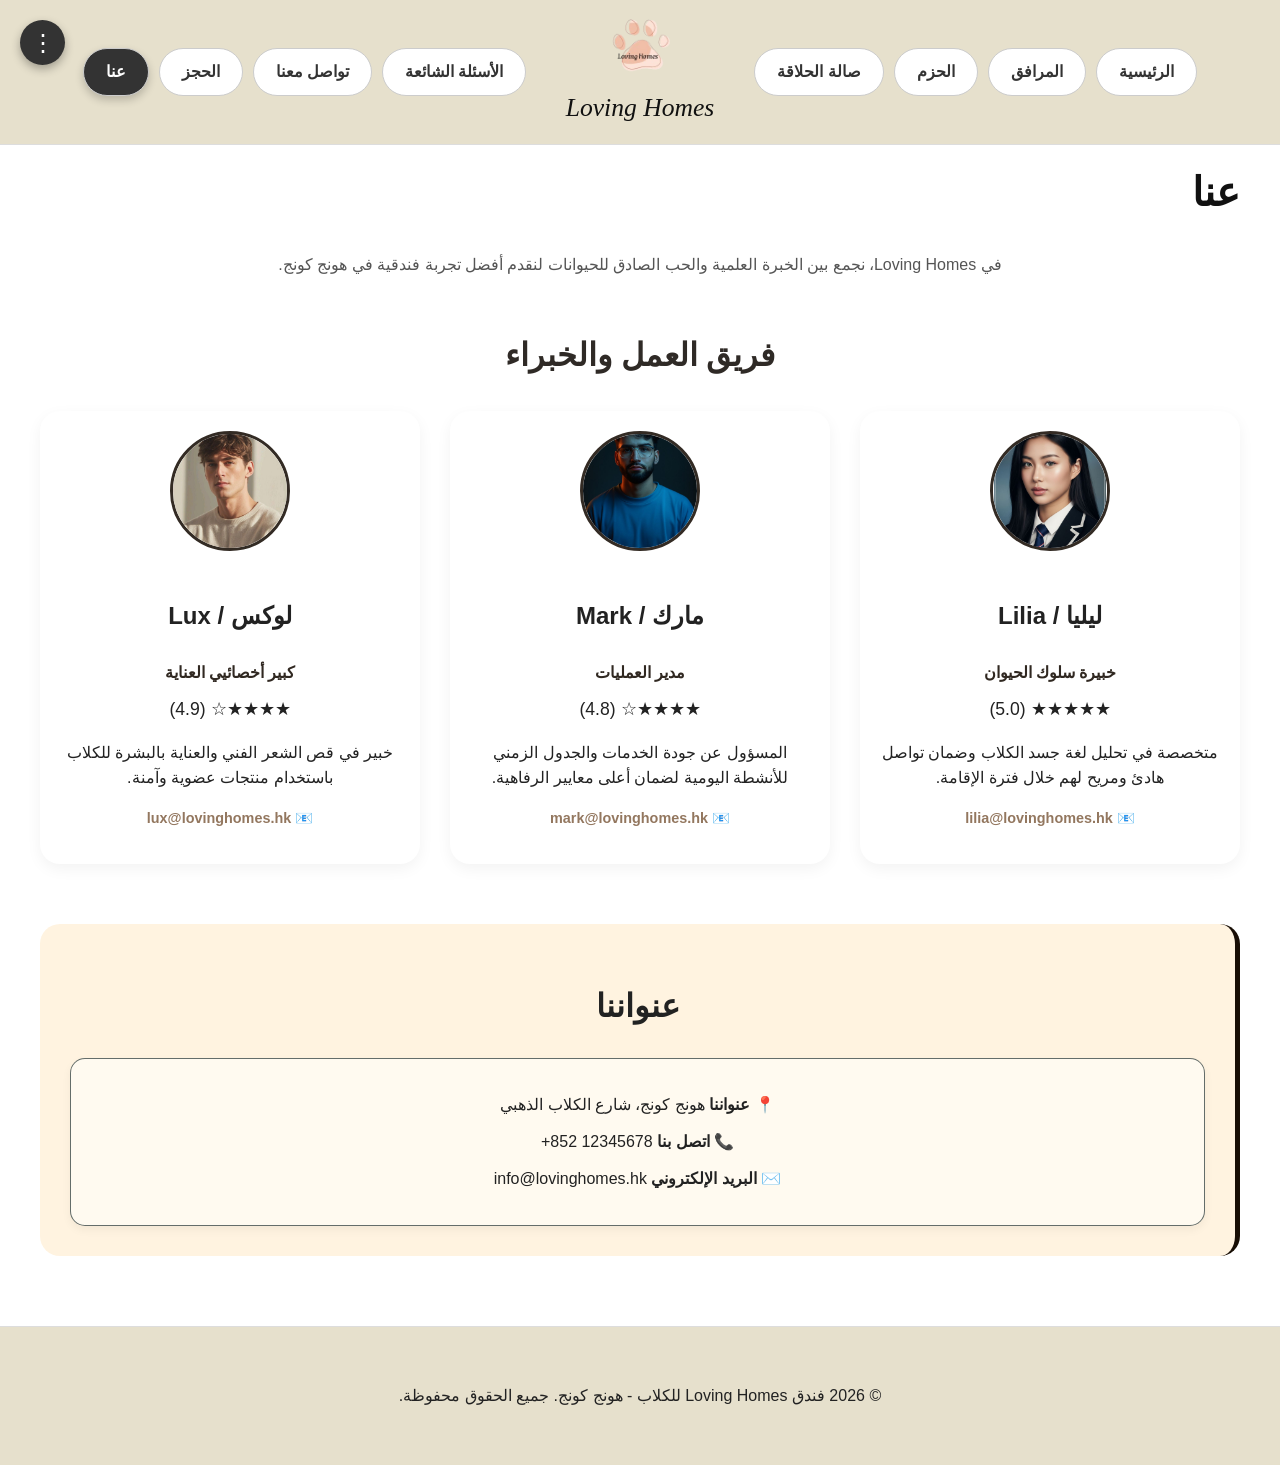
<file: about.html>
<!DOCTYPE html>
<html lang="ar" dir="rtl">
<head>
    <meta charset="UTF-8">
    <meta name="viewport" content="width=device-width, initial-scale=1.0">
    <title>Loving Homes - عنا</title>
    <link rel="stylesheet" href="style.css">
    <link rel="icon" type="image/png" href="../صور/logo.png">
</head>
<body>

    <div class="settings-menu">
        <button class="settings-btn" title="Settings">⋮</button>
        <div class="settings-content">
            <button onclick="switchLang()" id="langBtn">English</button>
            <hr>
            <button onclick="changeZoom('plus')">A+</button>
            <button onclick="changeZoom('minus')">A-</button>
        </div>
    </div>

    <header>
        <nav class="navbar">
            <div class="nav-group">
                <a href="index.html" class="nav-btn" data-key="nav_home">الرئيسية</a>
                <a href="facililtes.html" class="nav-btn" data-key="nav_fac">المرافق</a>
                <a href="packages.html" class="nav-btn" data-key="nav_pack">الحزم</a>
                <a href="grooming.html" class="nav-btn" data-key="nav_groom">صالة الحلاقة</a>
            </div>
            <div class="logo-container">
                <img src="../صور/logo.png" alt="Logo" class="logo-img">
                <div class="logo-text">Loving Homes</div>
            </div>
            <div class="nav-group">
                <a href="faq.html" class="nav-btn" data-key="nav_faq">الأسئلة الشائعة</a>
                <a href="contact.html" class="nav-btn" data-key="nav_contact">تواصل معنا</a>
                <a href="booking.html" class="nav-btn" data-key="nav_booking">الحجز</a>
                <a href="about.html" class="nav-btn active" data-key="nav_about">عنا</a>
            </div>
        </nav>
    </header>

    <main class="container">
        <h1 class="page-title" data-key="nav_about">من نحن</h1>
        
        <section class="about-intro">
            <p data-key="about_desc">في Loving Homes، نجمع بين الخبرة العلمية والحب الصادق للحيوانات لنقدم أفضل تجربة فندقية في هونج كونج.</p>
        </section>

        <h2 class="section-subtitle" data-key="team_title">فريق العمل والخبراء</h2>
        <div class="team-grid">
            
            <div class="team-card">
                <div class="team-img-wrapper">
                   <img src="../صور/ليليا.jpg" alt="Lux">
                </div>
                <h3>ليليا / Lilia</h3>
                <p class="role" data-key="role_lilia">خبيرة سلوك الحيوان</p>
                <div class="rating">★★★★★ (5.0)</div>
                <div class="work-desc">
                    <p data-key="bio_lilia">متخصصة في تحليل لغة جسد الكلاب وضمان تواصل هادئ ومريح لهم خلال فترة الإقامة.</p>
                    <p class="team-email">📧 lilia@lovinghomes.hk</p>
                </div>
            </div>

            <div class="team-card">
                <div class="team-img-wrapper">
                   <img src="../صور/مارك.jpg" alt="Lux">
                </div>
                <h3>مارك / Mark</h3>
                <p class="role" data-key="role_mark">مدير العمليات</p>
                <div class="rating">★★★★☆ (4.8)</div>
                <div class="work-desc">
                    <p data-key="bio_mark">المسؤول عن جودة الخدمات والجدول الزمني للأنشطة اليومية لضمان أعلى معايير الرفاهية.</p>
                    <p class="team-email">📧 mark@lovinghomes.hk</p>
                </div>
            </div>

            <div class="team-card">
                <div class="team-img-wrapper">
                    <img src="../صور/لوكس.jpg" alt="Lux">
                </div>
                <h3>لوكس / Lux</h3>
                <p class="role" data-key="role_lux">كبير أخصائيي العناية</p>
                <div class="rating">★★★★☆ (4.9)</div>
                <div class="work-desc">
                    <p data-key="bio_lux">خبير في قص الشعر الفني والعناية بالبشرة للكلاب باستخدام منتجات عضوية وآمنة.</p>
                    <p class="team-email">📧 lux@lovinghomes.hk</p>
                </div>
            </div>

        </div>

        <section class="quick-contact">
    <h2 data-key="con_address_t">معلومات التواصل والموقع</h2>
    <div class="contact-box-v2">
        <p>📍 <strong data-key="con_address_t">العنوان:</strong> <span data-key="con_address_p">هونج كونج، شارع الكلاب الذهبي</span></p>
        <p>📞 <strong data-key="con_phone_t">الهاتف:</strong> <span dir="ltr">+852 12345678</span></p>
        <p>✉️ <strong data-key="con_email_t">البريد العام:</strong> <span dir="ltr">info@lovinghomes.hk</span></p>
    </div>
</section>

<div id="toastNotification" class="toast">
    <div class="toast-content">
        <span class="toast-icon">✅</span>
        <div class="toast-text">
            <strong id="toastTitle"></strong>
            <p id="toastBody"></p>
        </div>
    </div>
</div>
    </main>

    <footer class="footer-centered">
        <p data-key="footer_text">© 2026 Loving Homes Dog Hotel - Hong Kong.</p>
    </footer>

    <script src="script.js"></script>
</body>
</html>
</file>
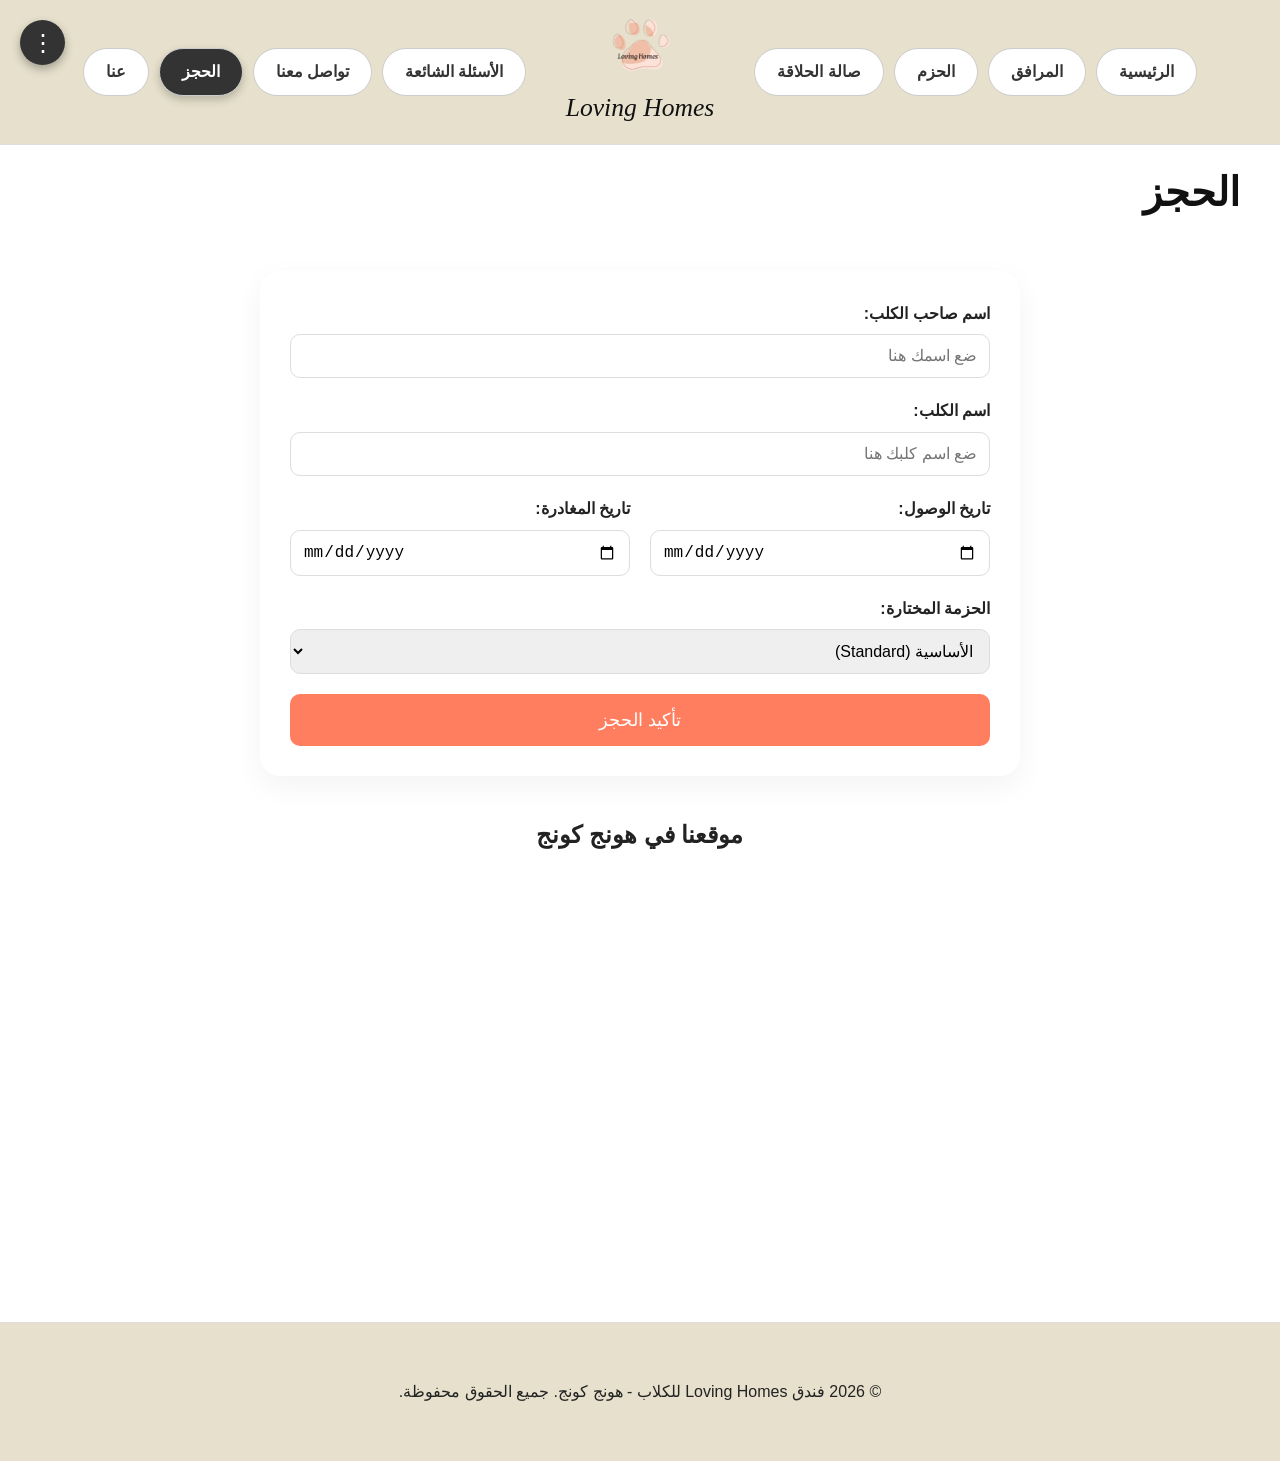
<file: booking.html>
<!DOCTYPE html>
<html lang="ar" dir="rtl">
<head>
    <meta charset="UTF-8">
    <meta name="viewport" content="width=device-width, initial-scale=1.0">
    <title>Loving Homes - الحجز</title>
    <link rel="stylesheet" href="style.css">
    <link rel="icon" type="image/png" href="../صور/logo.png">
</head>
<body>

    <div id="toastNotification" class="toast">
        <div class="toast-content">
            <span class="toast-icon">✅</span>
            <div class="toast-text">
                <strong data-key="toast_title">تم استلام طلبك!</strong>
                <p data-key="toast_desc">سنتواصل معك قريباً لتأكيد الحجز.</p>
            </div>
        </div>
    </div>

    <div class="settings-menu">
        <button class="settings-btn" title="Settings">⋮</button>
        <div class="settings-content">
            <button onclick="switchLang()" id="langBtn">English</button>
            <hr>
            <button onclick="changeZoom('plus')">A+</button>
            <button onclick="changeZoom('minus')">A-</button>
        </div>
    </div>

    <header>
        <nav class="navbar">
            <div class="nav-group">
                <a href="index.html" class="nav-btn" data-key="nav_home">الرئيسية</a>
                <a href="facililtes.html" class="nav-btn" data-key="nav_fac">المرافق</a>
                <a href="packages.html" class="nav-btn" data-key="nav_pack">الحزم</a>
                <a href="grooming.html" class="nav-btn" data-key="nav_groom">صالة الحلاقة</a>
            </div>
            <div class="logo-container">
                <img src="../صور/logo.png" alt="Logo" class="logo-img">
                <div class="logo-text">Loving Homes</div>
            </div>
            <div class="nav-group">
                <a href="faq.html" class="nav-btn" data-key="nav_faq">الأسئلة الشائعة</a>
                <a href="contact.html" class="nav-btn" data-key="nav_contact">تواصل معنا</a>
                <a href="booking.html" class="nav-btn active" data-key="nav_booking">الحجز</a>
                <a href="about.html" class="nav-btn" data-key="nav_about">عنا</a>
            </div>
        </nav>
    </header>

    <main class="container">
        <h1 class="page-title" data-key="nav_booking">احجز إقامة أليفك</h1>
        
        <div class="booking-container">
            <form id="bookingForm" class="booking-form">
                <div class="form-group">
                    <label data-key="book_owner">اسم صاحب الكلب:</label>
                    <input type="text" id="ownerName" required placeholder="ضع اسمك هنا">
                </div>
                <div class="form-group">
                    <label data-key="book_dog">اسم الكلب:</label>
                    <input type="text" id="dogName" required placeholder="ضع اسم كلبك هنا">
                </div>
                <div class="form-row">
                    <div class="form-group">
                        <label data-key="book_in">تاريخ الوصول:</label>
                        <input type="date" id="checkIn" required>
                    </div>
                    <div class="form-group">
                        <label data-key="book_out">تاريخ المغادرة:</label>
                        <input type="date" id="checkOut" required>
                    </div>
                </div>
                <div class="form-group">
                    <label data-key="book_package">الحزمة المختارة:</label>
                    <select id="packageType">
                        <option value="standard" data-key="opt_standard">الأساسية (Standard)</option>
                        <option value="vip" data-key="opt_vip">المميزة (VIP)</option>
                        <option value="deluxe" data-key="opt_deluxe">الفاخرة (Deluxe)</option>
                    </select>
                </div>
                <button type="submit" class="submit-btn" data-key="book_confirm">تأكيد الحجز</button>
            </form>

            <div class="map-section">
                <h3 data-key="map_title">موقعنا في هونج كونج</h3>
                <iframe src="https://www.google.com/maps/embed?pb=!1m18!1m12!1m3!1d59063.15589620584!2d114.1293345155944!3d22.29895246733671!2m3!1f0!2f0!3f0!3m2!1i1024!2i768!4f13.1!3m3!1m2!1s0x3403fef07907f6f3%3A0xc3924f358604724a!2zSG9uZyBLb25n!5e0!3m2!1sen!2shk!4v1700000000000!5m2!1sen!2shk" 
                        width="100%" height="350" style="border:0; border-radius: 15px;" allowfullscreen="" loading="lazy"></iframe>
            </div>
        </div>
    </main>

    <audio id="successSound" src="../صوت/notification.mp3" preload="auto"></audio>

    <footer class="footer-centered">
        <p data-key="footer_text">© 2026 Loving Homes Dog Hotel - Hong Kong.</p>
    </footer>

    <script src="script.js"></script>
</body>
</html>
</file>
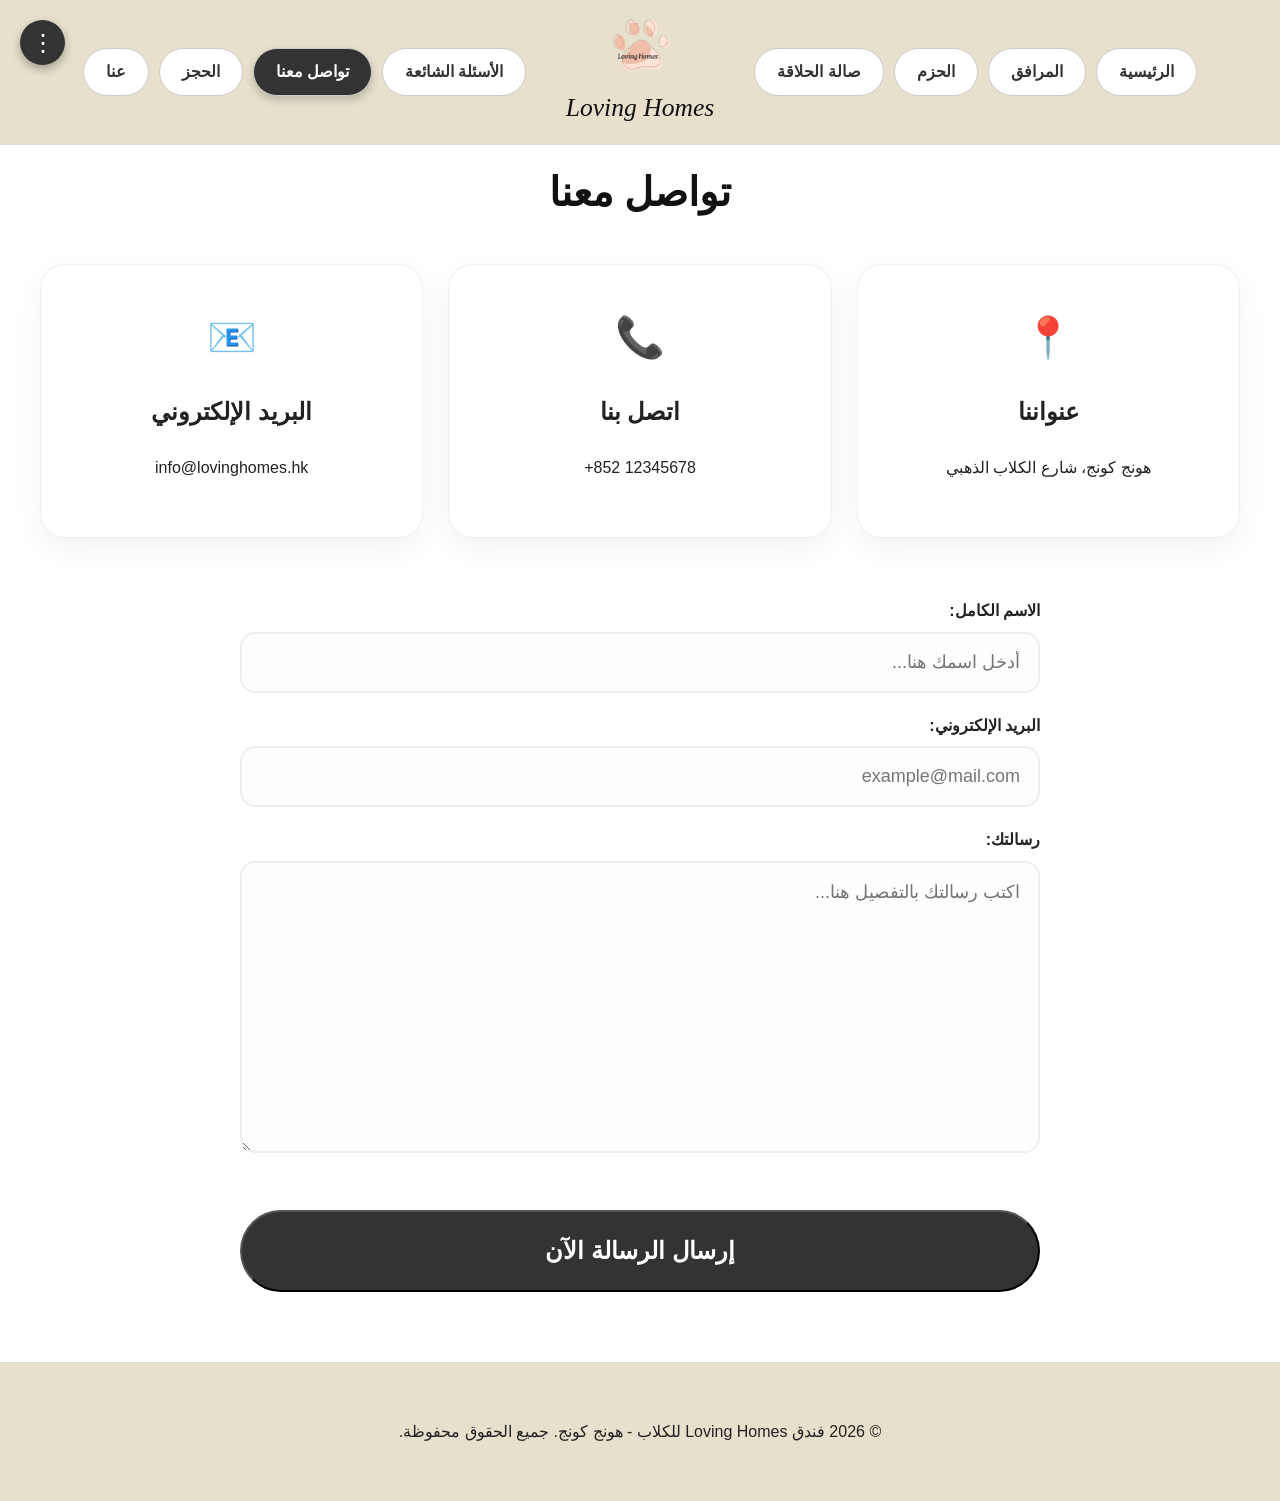
<file: contact.html>
<!DOCTYPE html>
<html lang="ar" dir="rtl">
<head>
    <meta charset="UTF-8">
    <meta name="viewport" content="width=device-width, initial-scale=1.0">
    <title>Loving Homes - تواصل معنا</title>
    <link rel="stylesheet" href="style.css">
    <link rel="icon" type="image/png" href="../صور/logo.png">
</head>
<body>

    <div class="settings-menu">
        <button class="settings-btn" title="Settings">⋮</button>
        <div class="settings-content">
            <button onclick="switchLang()" id="langBtn">English</button>
            <hr>
            <button onclick="changeZoom('plus')">A+</button>
            <button onclick="changeZoom('minus')">A-</button>
        </div>
    </div>

    <header>
        <nav class="navbar">
            <div class="nav-group">
                <a href="index.html" class="nav-btn" data-key="nav_home">الرئيسية</a>
                <a href="facililtes.html" class="nav-btn" data-key="nav_fac">المرافق</a>
                <a href="packages.html" class="nav-btn" data-key="nav_pack">الحزم</a>
                <a href="grooming.html" class="nav-btn" data-key="nav_groom">صالة الحلاقة</a>
            </div>
            <div class="logo-container">
                <img src="../صور/logo.png" alt="Logo" class="logo-img">
                <div class="logo-text">Loving Homes</div>
            </div>
            <div class="nav-group">
                <a href="faq.html" class="nav-btn" data-key="nav_faq">الأسئلة الشائعة</a>
                <a href="contact.html" class="nav-btn active" data-key="nav_contact">تواصل معنا</a>
                <a href="booking.html" class="nav-btn" data-key="nav_booking">الحجز</a>
                <a href="about.html" class="nav-btn" data-key="nav_about">عنا</a>
            </div>
        </nav>
    </header>

   <main class="container">
    <h1 class="page-title" data-key="nav_contact" style="text-align: center; margin-bottom: 40px;">تواصل معنا</h1>
    
    <div class="contact-info-grid">
        <div class="info-card-box">
            <span class="icon">📍</span>
            <h3 data-key="con_address_t">عنواننا</h3>
            <p data-key="con_address_p">هونج كونج، شارع الكلاب الذهبي</p>
        </div>
        <div class="info-card-box">
            <span class="icon">📞</span>
            <h3 data-key="con_phone_t">اتصل بنا</h3>
            <p dir="ltr">+852 12345678</p>
        </div>
        <div class="info-card-box">
            <span class="icon">📧</span>
            <h3 data-key="con_email_t">البريد الإلكتروني</h3>
            <p>info@lovinghomes.hk</p>
        </div>
    </div>

    <div class="form-container">
        <form id="contactForm" class="styled-form">
            <div class="form-group">
                <label data-key="con_label_name">الاسم الكامل:</label>
                <input type="text" id="con_name" class="extra-large-input" placeholder="أدخل اسمك هنا..." required>
            </div>
            <div class="form-group">
                <label data-key="con_label_email">البريد الإلكتروني:</label>
                <input type="email" id="con_email" class="extra-large-input" placeholder="example@mail.com" required>
            </div>
            <div class="form-group">
                <label data-key="con_label_msg">رسالتك:</label>
                <textarea id="con_message" class="extra-large-input" rows="12" placeholder="اكتب رسالتك بالتفصيل هنا... نحن بانتظارك!" required></textarea>
            </div>
            <button type="submit" class="booking-btn submit-btn-giant" data-key="con_send">إرسال الرسالة الآن</button>
        </form>
    </div>
</main>

    <div id="toastNotification" class="toast">
        <div class="toast-content">
            <span class="toast-icon">✔️</span>
            <div class="toast-text">
                <strong data-key="toast_con_title">تم الإرسال!</strong>
                <p data-key="toast_con_desc">شكراً لتواصلك معنا، سنرد عليك قريباً.</p>
            </div>
        </div>
    </div>

    <audio id="successSound" src="../صوت/the-sound-of-a-bell-with-the-correct-answer-bell.mp3"></audio>

    <footer class="footer-centered">
        <p data-key="footer_text">© 2026 Loving Homes Dog Hotel - Hong Kong.</p>
    </footer>

   <script src="script.js"></script>
</body>
</html>
</file>
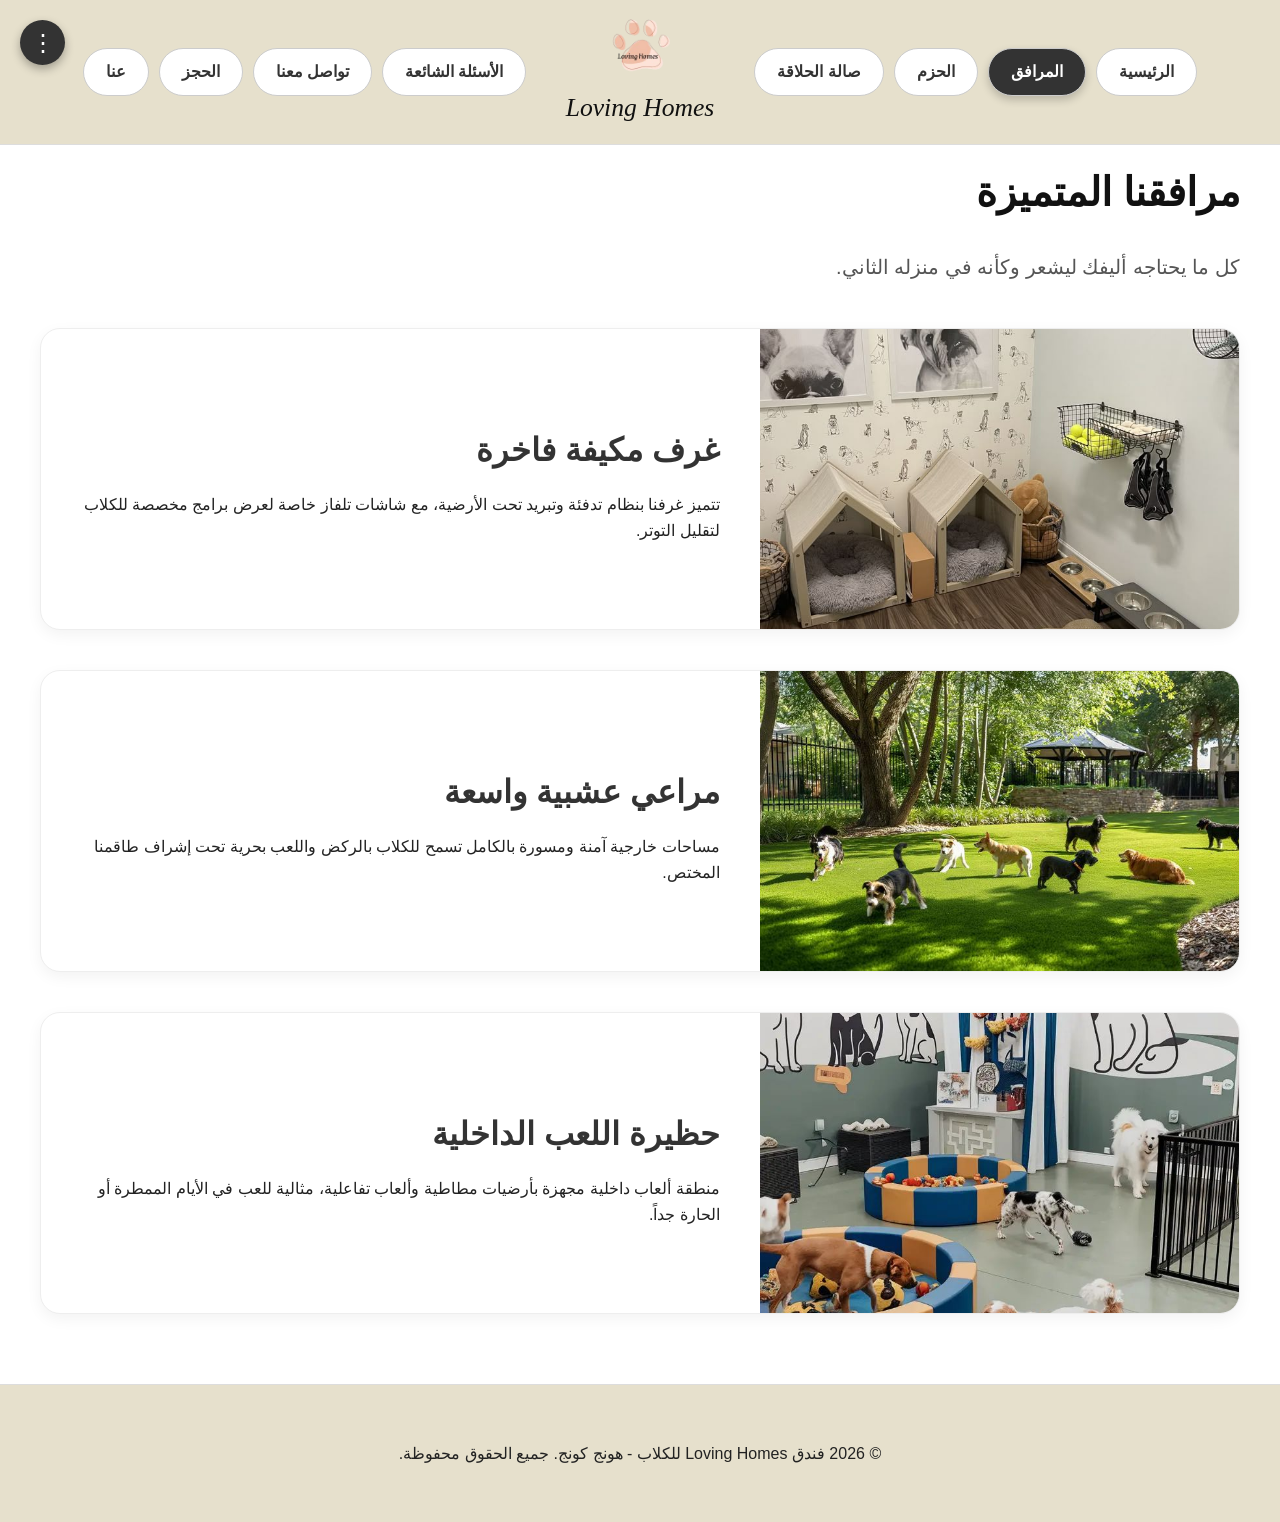
<file: facililtes.html>
<!DOCTYPE html>
<html lang="ar" dir="rtl">
<head>
    <meta charset="UTF-8">
    <meta name="viewport" content="width=device-width, initial-scale=1.0">
    <title>Loving Homes - المرافق</title>
    <link rel="stylesheet" href="style.css">
    <link rel="icon" type="image/png" href="../صور/logo.png">
</head>
<body>

    <div class="settings-menu">
        <button class="settings-btn" title="Settings">⋮</button>
        <div class="settings-content">
            <button onclick="switchLang()" id="langBtn">English</button>
            <hr>
            <button onclick="changeZoom('plus')">A+</button>
            <button onclick="changeZoom('minus')">A-</button>
        </div>
    </div>

    <header>
        <nav class="navbar">
            <div class="nav-group">
                <a href="index.html" class="nav-btn" data-key="nav_home">الرئيسية</a>
                <a href="facililtes.html" class="nav-btn active" data-key="nav_fac">المرافق</a>
                <a href="packages.html" class="nav-btn" data-key="nav_pack">الحزم</a>
                <a href="grooming.html" class="nav-btn" data-key="nav_groom">صالة الحلاقة</a>
            </div>

            <div class="logo-container">
                <img src="../صور/logo.png" alt="Loving Homes Logo" class="logo-img">
                <div class="logo-text">Loving Homes</div>
            </div>

            <div class="nav-group">
                <a href="faq.html" class="nav-btn" data-key="nav_faq">الأسئلة الشائعة</a>
                <a href="contact.html" class="nav-btn" data-key="nav_contact">تواصل معنا</a>
                <a href="booking.html" class="nav-btn" data-key="nav_booking">الحجز</a>
                <a href="about.html" class="nav-btn" data-key="nav_about">عنا</a>
            </div>
        </nav>
    </header>

    <main class="container">
        <h1 class="page-title" data-key="fac_title">مرافقنا المتميزة</h1>
        <p class="sub-text" data-key="fac_subtitle">كل ما يحتاجه أليفك ليشعر وكأنه في منزله الثاني.</p>

        <div class="facilities-grid">
            <div class="facility-item">
                <img src="../صور/غرف.jpg" alt="غرف الكلاب" class="facility-img">
                <div class="facility-info">
                    <h2 data-key="fac_rooms_h">غرف مكيفة فاخرة</h2>
                    <p data-key="fac_rooms_p">تتميز غرفنا بنظام تدفئة وتبريد تحت الأرضية، مع شاشات تلفاز خاصة لعرض برامج مخصصة للكلاب لتقليل التوتر.</p>
                </div>
            </div>

            <div class="facility-item">
                <img src="../صور/ملاعب.jpg" alt="المراعي الخضراء" class="facility-img">
                <div class="facility-info">
                    <h2 data-key="fac_grass_h">مراعي عشبية واسعة</h2>
                    <p data-key="fac_grass_p">مساحات خارجية آمنة ومسورة بالكامل تسمح للكلاب بالركض واللعب بحرية تحت إشراف طاقمنا المختص.</p>
                </div>
            </div>

            <div class="facility-item">
                <img src="../صور/منطقه اللعب.jpg" alt="منطقة اللعب" class="facility-img">
                <div class="facility-info">
                    <h2 data-key="fac_play_h">حظيرة اللعب الداخلية</h2>
                    <p data-key="fac_play_p">منطقة ألعاب داخلية مجهزة بأرضيات مطاطية وألعاب تفاعلية، مثالية للعب في الأيام الممطرة أو الحارة جداً.</p>
                </div>
            </div>
        </div>
    </main>

    <footer class="footer-centered">
        <p data-key="footer_text">© 2026 فندق Loving Homes للكلاب - هونج كونج. جميع الحقوق محفوظة.</p>
    </footer>

    <script src="script.js"></script>
</body>
</html>
</file>
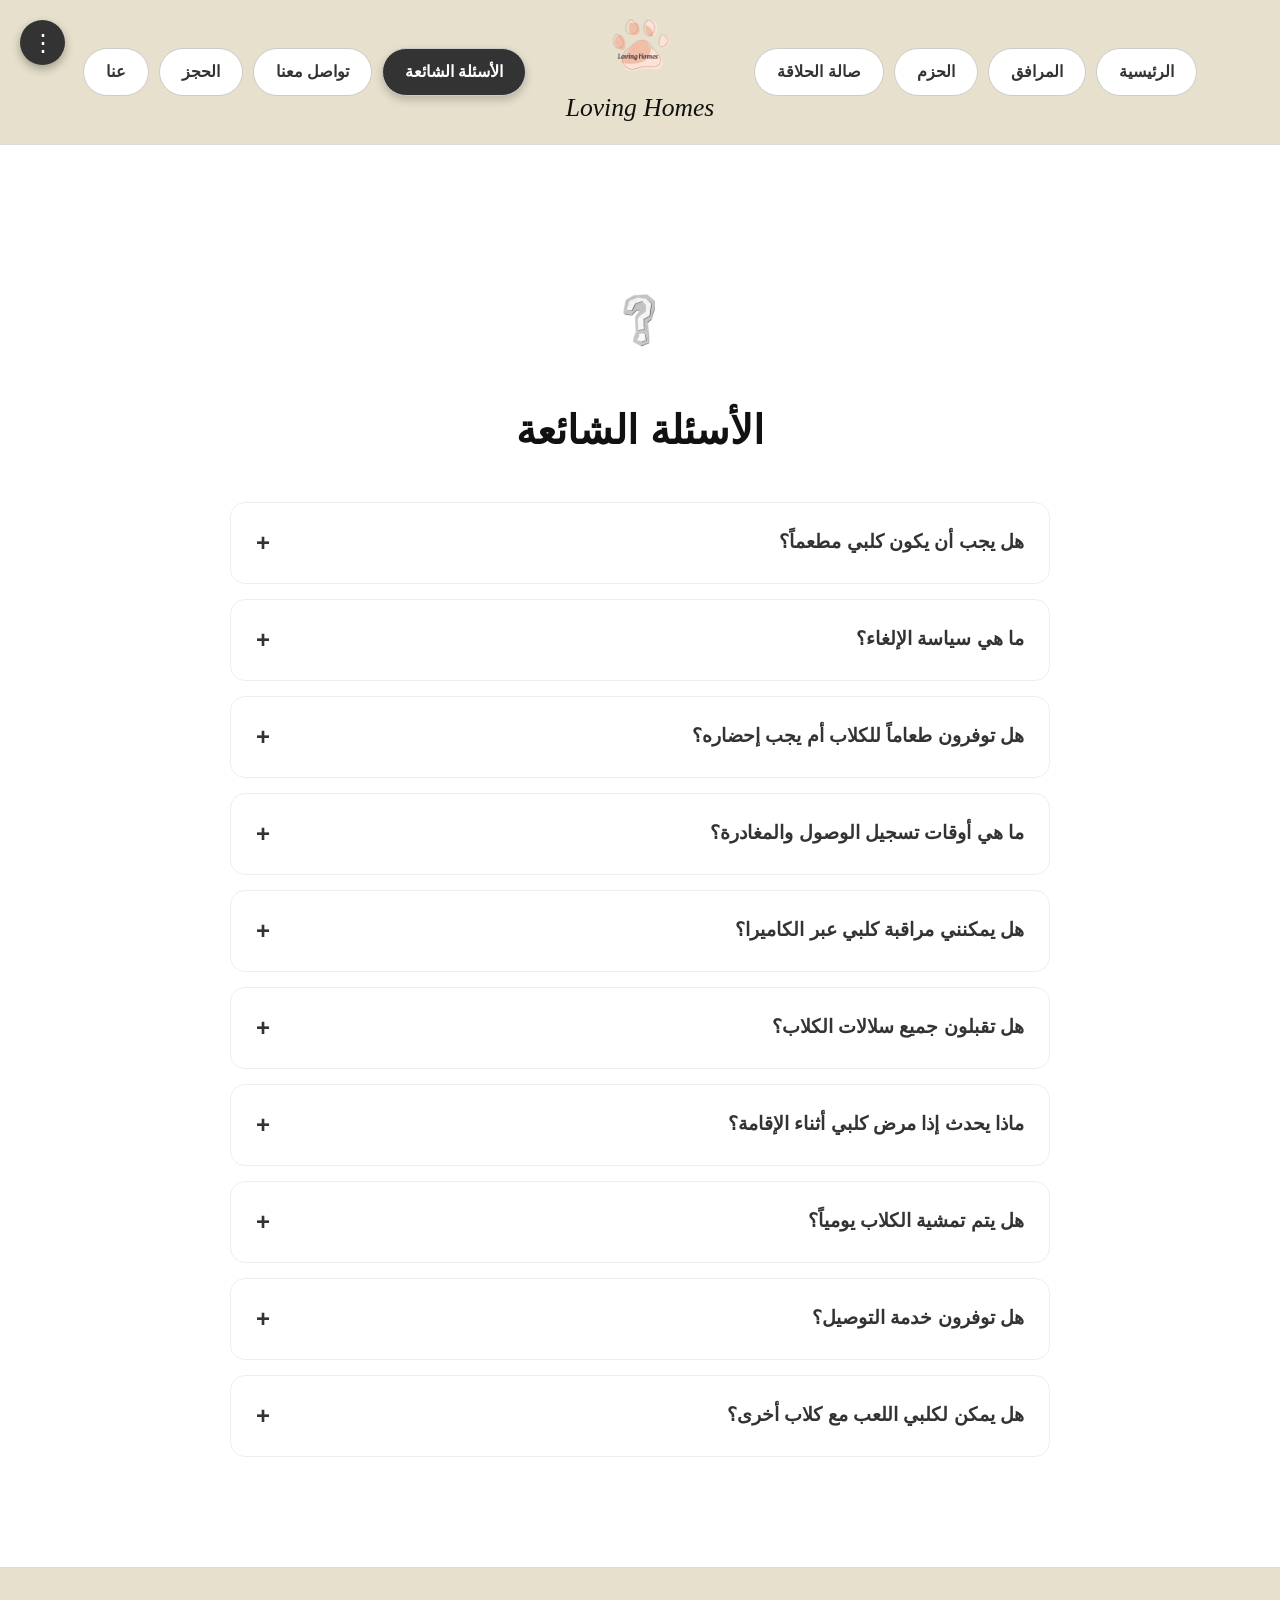
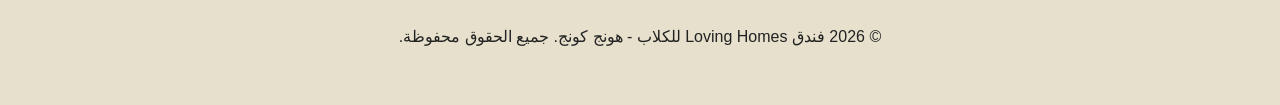
<file: faq.html>
<!DOCTYPE html>
<html lang="ar" dir="rtl">
<head>
    <meta charset="UTF-8">
    <meta name="viewport" content="width=device-width, initial-scale=1.0">
    <title>Loving Homes - الأسئلة الشائعة</title>
    <link rel="stylesheet" href="style.css">
    <link rel="icon" type="image/png" href="../صور/logo.png">
</head>
<body>

    <div class="settings-menu">
        <button class="settings-btn">⋮</button>
        <div class="settings-content">
            <button onclick="switchLang()" id="langBtn">English</button>
            <hr>
            <button onclick="changeZoom('plus')">A+</button>
            <button onclick="changeZoom('minus')">A-</button>
        </div>
    </div>

    <header>
        <nav class="navbar">
            <div class="nav-group">
                <a href="index.html" class="nav-btn" data-key="nav_home">الرئيسية</a>
                <a href="facililtes.html" class="nav-btn" data-key="nav_fac">المرافق</a>
                <a href="packages.html" class="nav-btn" data-key="nav_pack">الحزم</a>
                <a href="grooming.html" class="nav-btn" data-key="nav_groom">صالة الحلاقة</a>
            </div>
            <div class="logo-container">
                <img src="../صور/logo.png" alt="Logo" class="logo-img">
                <div class="logo-text">Loving Homes</div>
            </div>
            <div class="nav-group">
                <a href="faq.html" class="nav-btn active" data-key="nav_faq">الأسئلة الشائعة</a>
                <a href="contact.html" class="nav-btn" data-key="nav_contact">تواصل معنا</a>
                <a href="booking.html" class="nav-btn" data-key="nav_booking">الحجز</a>
                <a href="about.html" class="nav-btn" data-key="nav_about">عنا</a>
            </div>
        </nav>
    </header>

 <main class="container faq-page-content" style="margin-top: 130px !important; display: block; clear: both;">
    
    <div class="faq-top-img" style="text-align: center; margin-bottom: 20px;">
        <img src="../صور/download__14_-removebg-preview.png" alt="Loving Homes" style="width: 100px; height: auto;">
    </div>

    <h1 class="page-title" data-key="nav_faq" style="text-align: center;">الأسئلة الشائعة</h1>
    
    <div class="faq-container" id="faq-list"></div>
</main>

    <footer class="footer-centered">
        <p data-key="footer_text"></p>
    </footer>

    <script src="script.js"></script>
</body>
</html>
</file>
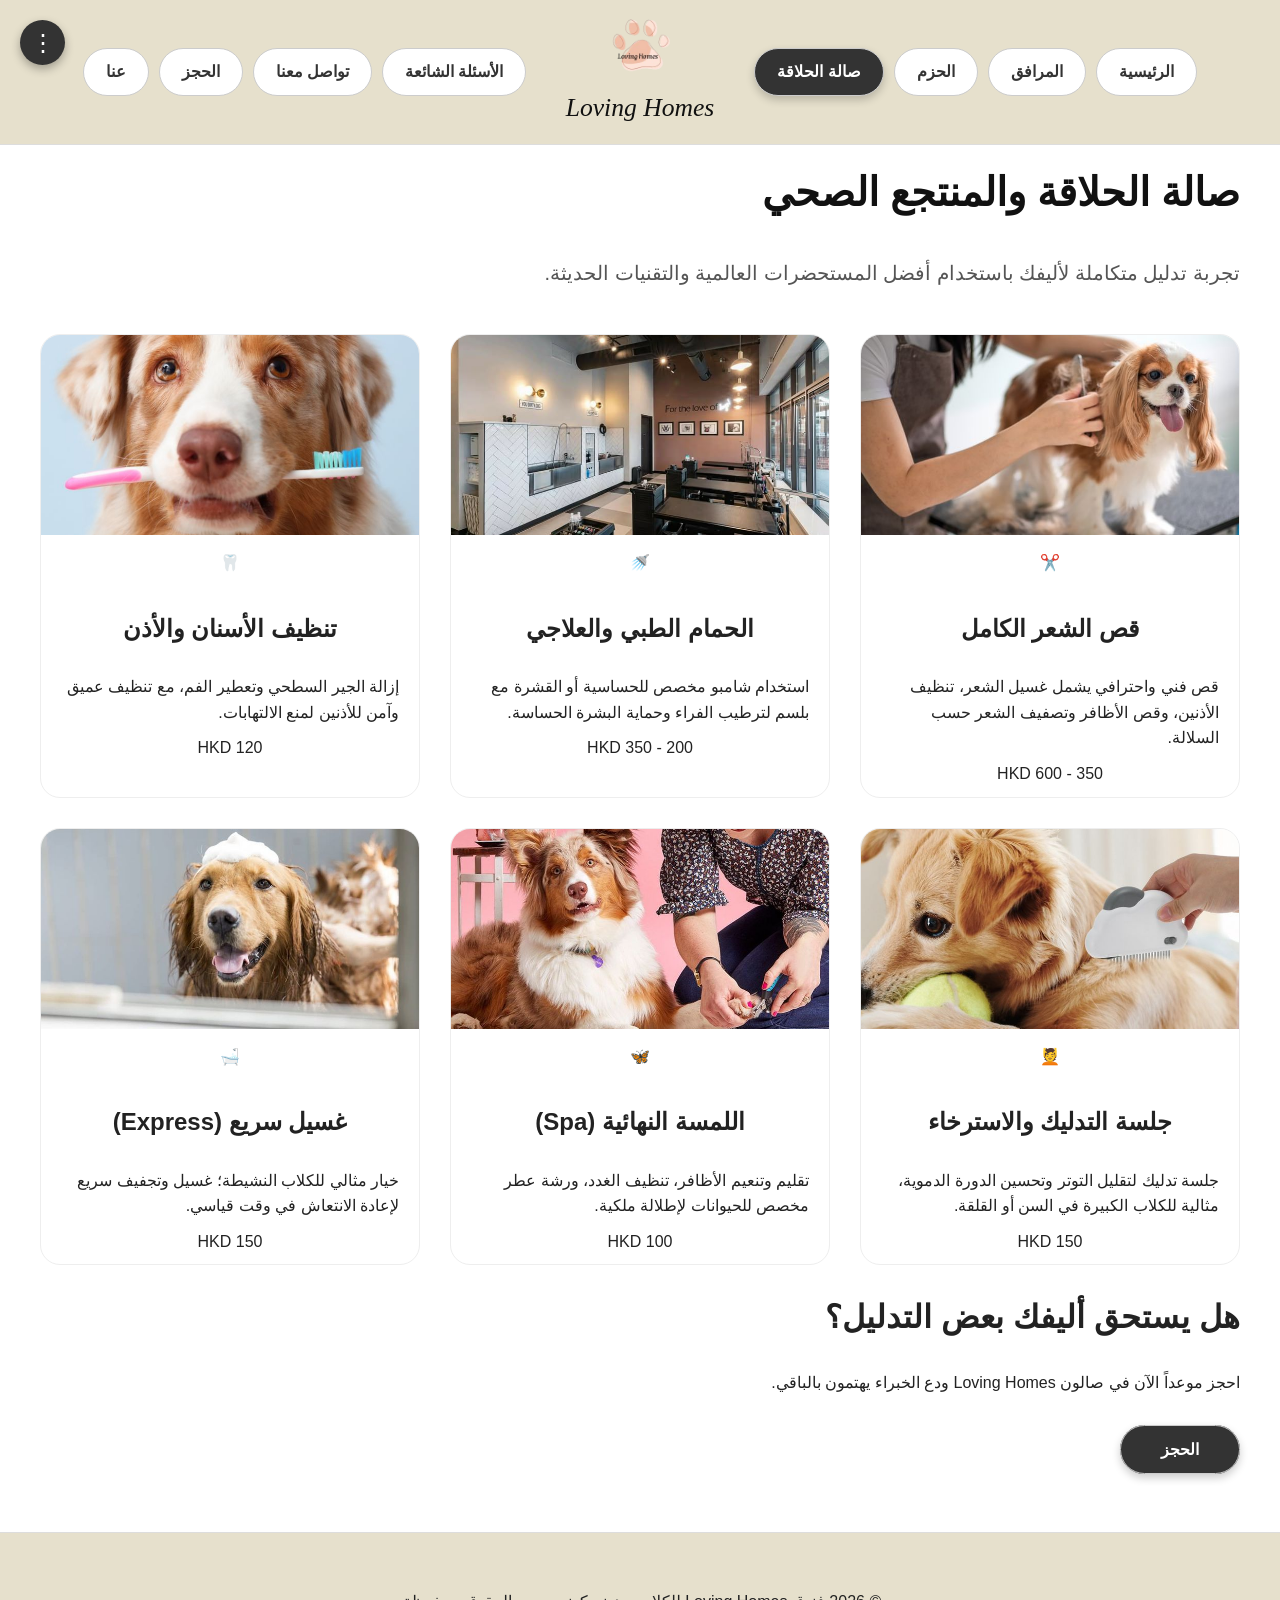
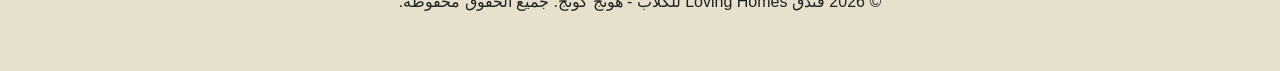
<file: grooming.html>
<!DOCTYPE html>
<html lang="ar" dir="rtl">
<head>
    <meta charset="UTF-8">
    <meta name="viewport" content="width=device-width, initial-scale=1.0">
    <title>Loving Homes - صالة الحلاقة والمنتجع الصحي</title>
    <link rel="stylesheet" href="style.css">
    <link rel="icon" type="image/png" href="../صور/logo.png">
</head>
<body>

    <div class="settings-menu">
        <button class="settings-btn">⋮</button>
        <div class="settings-content">
            <button onclick="switchLang()" id="langBtn">English</button>
            <hr>
            <button onclick="changeZoom('plus')">A+</button>
            <button onclick="changeZoom('minus')">A-</button>
        </div>
    </div>

    <header>
        <nav class="navbar">
            <div class="nav-group">
                <a href="index.html" class="nav-btn" data-key="nav_home">الرئيسية</a>
                <a href="facililtes.html" class="nav-btn" data-key="nav_fac">المرافق</a>
                <a href="packages.html" class="nav-btn" data-key="nav_pack">الحزم</a>
                <a href="grooming.html" class="nav-btn active" data-key="nav_groom">صالة الحلاقة</a>
            </div>
            <div class="logo-container">
                <img src="../صور/logo.png" alt="Logo" class="logo-img">
                <div class="logo-text">Loving Homes</div>
            </div>
            <div class="nav-group">
                <a href="faq.html" class="nav-btn" data-key="nav_faq">الأسئلة الشائعة</a>
                <a href="contact.html" class="nav-btn" data-key="nav_contact">تواصل معنا</a>
                <a href="booking.html" class="nav-btn" data-key="nav_booking">الحجز</a>
                <a href="about.html" class="nav-btn" data-key="nav_about">عنا</a>
            </div>
        </nav>
    </header>

    <main class="container">
        <section class="grooming-intro">
            <h1 class="page-title" data-key="groom_title">صالة الحلاقة والمنتجع الصحي</h1>
            <p class="sub-text" data-key="groom_subtitle">تجربة تدليل متكاملة لأليفك باستخدام أفضل المستحضرات العالمية والتقنيات الحديثة.</p>
        </section>
<div class="grooming-services">
            <div class="service-card">
                <img src="../صور/حلاقه.jpg" alt="Haircut" class="service-img">
                <div class="service-icon">✂️</div>
                <h3 data-key="groom_s1_h">قص الشعر الكامل</h3>
                <p data-key="groom_s1_p">قص فني واحترافي يشمل غسيل الشعر، تنظيف الأذنين، وقص الأظافر وتصفيف الشعر حسب السلالة.</p>
                <span class="service-price">350 - 600 HKD</span>
            </div>

            <div class="service-card">
                <img src="../صور/حمام.jpg" alt="Bath" class="service-img">
                <div class="service-icon">🚿</div>
                <h3 data-key="groom_s2_h">الحمام الطبي والعلاجي</h3>
                <p data-key="groom_s2_p">استخدام شامبو مخصص للحساسية أو القشرة مع بلسم لترطيب الفراء وحماية البشرة الحساسة.</p>
                <span class="service-price">200 - 350 HKD</span>
            </div>

            <div class="service-card">
                <img src="../صور/تفريش الاسنان.jpg" alt="Teeth" class="service-img">
                <div class="service-icon">🦷</div>
                <h3 data-key="groom_s3_h">تنظيف الأسنان والأذن</h3>
                <p data-key="groom_s3_p">إزالة الجير السطحي وتعطير الفم، مع تنظيف عميق وآمن للأذنين لمنع الالتهابات.</p>
                <span class="service-price">120 HKD</span>
            </div>

            <div class="service-card">
                <img src="../صور/تدليك.jpg" alt="Massage" class="service-img">
                <div class="service-icon">💆</div>
                <h3 data-key="groom_s4_h">جلسة التدليك والاسترخاء</h3>
                <p data-key="groom_s4_p">جلسة تدليك لتقليل التوتر وتحسين الدورة الدموية، مثالية للكلاب الكبيرة في السن أو القلقة.</p>
                <span class="service-price">150 HKD</span>
            </div>

            <div class="service-card">
                <img src="../صور/تقليم الاضافر.jpg" alt="Spa" class="service-img">
                <div class="service-icon">🦋</div>
                <h3 data-key="groom_s5_h">اللمسة النهائية (Spa)</h3>
                <p data-key="groom_s5_p">تقليم وتنعيم الأظافر، تنظيف الغدد، ورشة عطر مخصص للحيوانات لإطلالة ملكية.</p>
                <span class="service-price">100 HKD</span>
            </div>

            <div class="service-card">
                <img src="../صور/غسيل وتجفيف.jpg" alt="Express" class="service-img">
                <div class="service-icon">🛁</div>
                <h3 data-key="groom_s6_h">غسيل سريع (Express)</h3>
                <p data-key="groom_s6_p">خيار مثالي للكلاب النشيطة؛ غسيل وتجفيف سريع لإعادة الانتعاش في وقت قياسي.</p>
                <span class="service-price">150 HKD</span>
            </div>
        </div>
        <section class="cta-section">
            <h2 data-key="groom_cta_h">هل يستحق أليفك بعض التدليل؟</h2>
            <p data-key="groom_cta_p">احجز موعداً الآن في صالون Loving Homes ودع الخبراء يهتمون بالباقي.</p>
            <br>
            <a href="booking.html" class="nav-btn active" style="padding: 15px 40px;" data-key="nav_booking">الحجز</a>
        </section>
    </main>

    <footer class="footer-centered">
        <p data-key="footer_text"></p>
    </footer>

    <script src="script.js"></script>
</body>
</html>
</file>
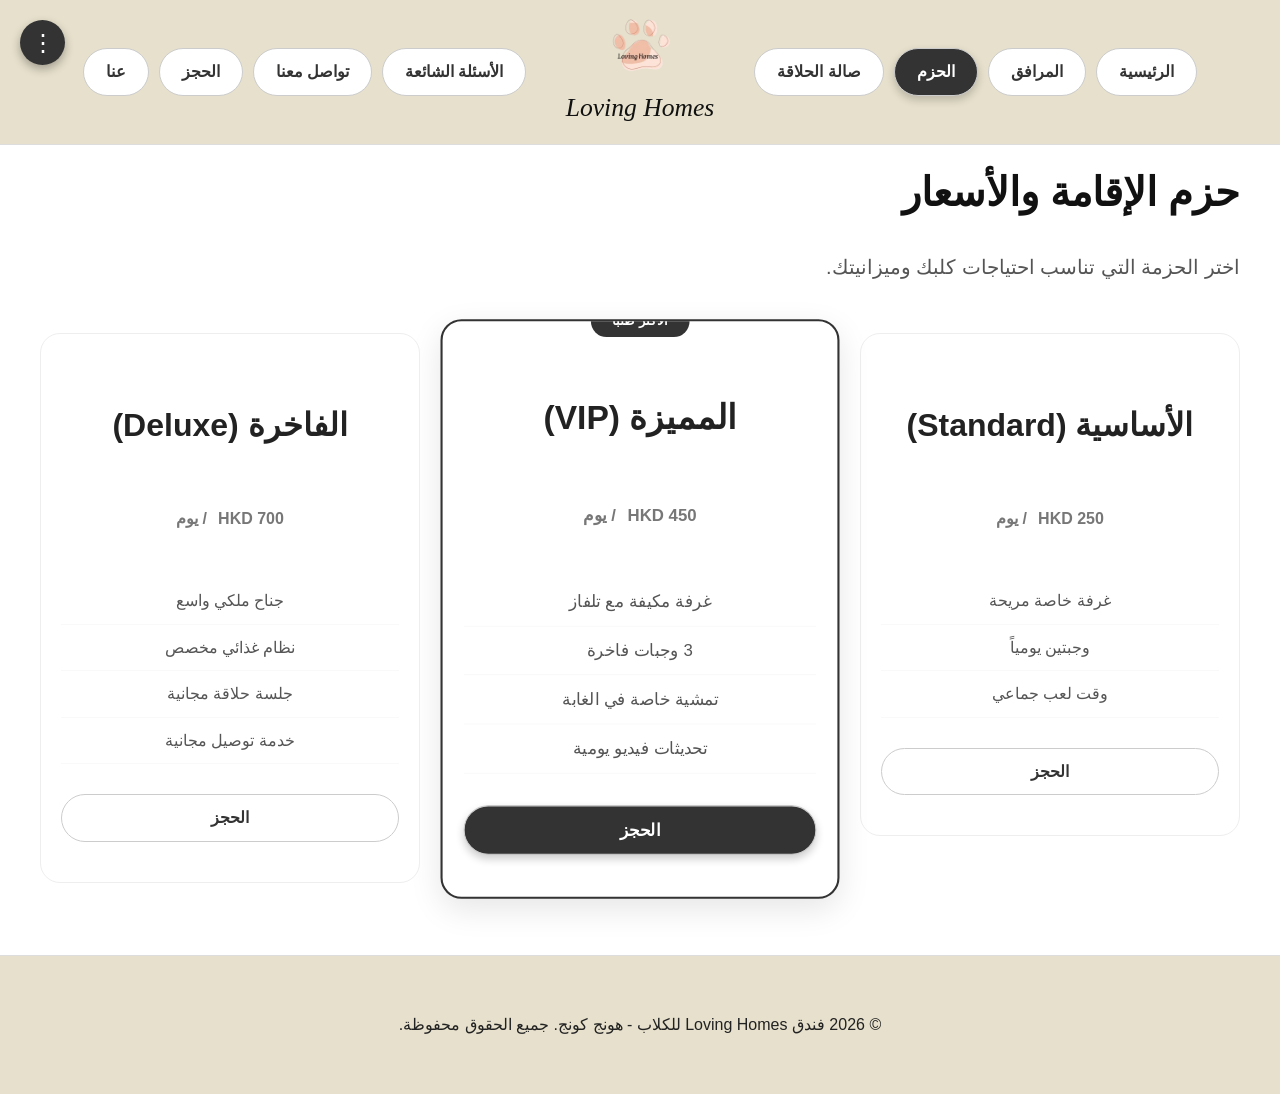
<file: packages.html>
<!DOCTYPE html>
<html lang="ar" dir="rtl">
<head>
    <meta charset="UTF-8">
    <meta name="viewport" content="width=device-width, initial-scale=1.0">
    <title>Loving Homes - الحزم والأسعار</title>
    <link rel="stylesheet" href="style.css">
    <link rel="icon" type="image/png" href="../صور/logo.png">
</head>
<body>

    <div class="settings-menu">
        <button class="settings-btn" title="Settings">⋮</button>
        <div class="settings-content">
            <button onclick="switchLang()" id="langBtn">English</button>
            <hr>
            <button onclick="changeZoom('plus')">A+</button>
            <button onclick="changeZoom('minus')">A-</button>
        </div>
    </div>

    <header>
        <nav class="navbar">
            <div class="nav-group">
                <a href="index.html" class="nav-btn" data-key="nav_home">الرئيسية</a>
                <a href="facililtes.html" class="nav-btn" data-key="nav_fac">المرافق</a>
                <a href="packages.html" class="nav-btn active" data-key="nav_pack">الحزم</a>
                <a href="grooming.html" class="nav-btn" data-key="nav_groom">صالة الحلاقة</a>
            </div>

            <div class="logo-container">
                <img src="../صور/logo.png" alt="Loving Homes Logo" class="logo-img">
                <div class="logo-text">Loving Homes</div>
            </div>

            <div class="nav-group">
                <a href="faq.html" class="nav-btn" data-key="nav_faq">الأسئلة الشائعة</a>
                <a href="contact.html" class="nav-btn" data-key="nav_contact">تواصل معنا</a>
                <a href="booking.html" class="nav-btn" data-key="nav_booking">الحجز</a>
                <a href="about.html" class="nav-btn" data-key="nav_about">عنا</a>
            </div>
        </nav>
    </header>

    <main class="container">
        <h1 class="page-title" data-key="pack_title">حزم الإقامة والأسعار</h1>
        <p class="sub-text" data-key="pack_subtitle">اختر الحزمة التي تناسب احتياجات كلبك وميزانيتك.</p>

        <div class="packages-grid">
            <div class="package-card">
                <h2 data-key="pack_basic_h">الأساسية (Standard)</h2>
                <div class="price">
                    <span data-key="pack_basic_price">250 HKD</span> 
                    <span data-key="day">/ يوم</span>
                </div>
                <ul>
                    <li data-key="pack_basic_l1">غرفة خاصة مريحة</li>
                    <li data-key="pack_basic_l2">وجبتين يومياً</li>
                    <li data-key="pack_basic_l3">وقت لعب جماعي</li>
                </ul>
                <a href="booking.html" class="nav-btn" data-key="nav_booking">احجز الآن</a>
            </div>

            <div class="package-card featured">
                <div class="badge" data-key="pack_best">الأكثر طلباً</div>
                <h2 data-key="pack_vip_h">المميزة (VIP)</h2>
                <div class="price">
                    <span data-key="pack_vip_price">450 HKD</span> 
                    <span data-key="day">/ يوم</span>
                </div>
                <ul>
                    <li data-key="pack_vip_l1">غرفة مكيفة مع تلفاز</li>
                    <li data-key="pack_vip_l2">3 وجبات فاخرة</li>
                    <li data-key="pack_vip_l3">تمشية خاصة في الغابة</li>
                    <li data-key="pack_vip_l4">تحديثات فيديو يومية</li>
                </ul>
                <a href="booking.html" class="nav-btn active" data-key="nav_booking">احجز الآن</a>
            </div>

            <div class="package-card">
                <h2 data-key="pack_deluxe_h">الفاخرة (Deluxe)</h2>
                <div class="price">
                    <span data-key="pack_deluxe_price">700 HKD</span> 
                    <span data-key="day">/ يوم</span>
                </div>
                <ul>
                    <li data-key="pack_deluxe_l1">جناح ملكي واسع</li>
                    <li data-key="pack_deluxe_l2">نظام غذائي مخصص</li>
                    <li data-key="pack_deluxe_l3">جلسة حلاقة مجانية</li>
                    <li data-key="pack_deluxe_l4">خدمة توصيل مجانية</li>
                </ul>
                <a href="booking.html" class="nav-btn" data-key="nav_booking">احجز الآن</a>
            </div>
        </div>
    </main>

    <footer class="footer-centered">
        <p data-key="footer_text">© 2026 فندق Loving Homes للكلاب - هونج كونج. جميع الحقوق محفوظة.</p>
    </footer>

    <script src="script.js"></script>
</body>
</html>
</file>
<file: style.css>
:root {
    --bg-light: #e6e0cc;
    --font-base: 100%;
    --text-main: #222;
    --transition-speed: 0.3s;
}

* { 
    box-sizing: border-box; 
}

body {
    font-family: 'Segoe UI', Roboto, Helvetica, Arial, sans-serif;
    margin: 0;
    font-size: var(--font-base);
    line-height: 1.6;
    color: var(--text-main);
    transition: var(--transition-speed);
}

/* --- إعدادات القائمة المنسدلة (الزر ⋮) --- */
.settings-menu {
    position: fixed;
    top: 20px;
    right: 20px;
    z-index: 9999;
    padding-bottom: 20px; /* الجسر الوهمي لمنع الاختفاء */
}

.settings-btn {
    background: #333;
    color: white;
    border: none;
    width: 45px;
    height: 45px;
    border-radius: 50%;
    font-size: 24px;
    cursor: pointer;
    box-shadow: 0 4px 10px rgba(0,0,0,0.2);
    transition: 0.3s;
}

.settings-btn:hover {
    background: #555;
    transform: rotate(90deg);
}

.settings-content {
    display: none;
    position: absolute;
    right: 0;
    top: 50px;
    background-color: white;
    min-width: 150px;
    border-radius: 12px;
    box-shadow: 0 8px 25px rgba(0,0,0,0.15);
    overflow: hidden;
    border: 1px solid #eee;
}

.settings-menu:hover .settings-content {
    display: block;
    animation: fadeIn 0.2s ease-in;
}

.settings-content::before {
    content: "";
    position: absolute;
    top: -15px;
    right: 0;
    width: 100%;
    height: 15px;
    background: transparent;
}

.settings-content button {
    width: 100%;
    padding: 12px 15px;
    border: none;
    background: none;
    font-weight: bold;
    cursor: pointer;
    transition: 0.2s;
    text-align: center;
    color: #333;
}

.settings-content button:hover {
    background-color: #f1f1f1;
}

.settings-content hr {
    margin: 0;
    border: 0;
    border-top: 1px solid #eee;
}

/* --- الهيدر والتنقل --- */
header {
    background-color: var(--bg-light);
    padding: 25px 5%;
    border-bottom: 1px solid #ddd;
}

.navbar {
    display: flex;
    flex-wrap: wrap;
    justify-content: center;
    align-items: center;
    gap: 20px;
    max-width: 1400px;
    margin: 0 auto;
}

.nav-group {
    display: flex;
    flex-wrap: wrap;
    gap: 10px;
    justify-content: center;
    flex: 1;
}

.nav-btn {
    text-decoration: none;
    color: #333;
    background: #fff;
    padding: 10px 22px;
    border-radius: 50px;
    border: 1px solid #ccc;
    font-weight: 600;
    font-size: 1rem;
    transition: var(--transition-speed) ease;
}

.nav-btn:hover, .nav-btn.active { 
    background: #333; 
    color: #fff; 
    box-shadow: 0 4px 8px rgba(0,0,0,0.2); 
}

.logo-container { text-align: center; order: 0; min-width: 150px; }
.logo-img { height: 65px; }
.logo-text { font-style: italic; font-size: 1.6rem; font-family: 'Georgia', serif; display: block; color: #111; }

/* --- قسم الفيديو (Hero) --- */
.hero-section {
    position: relative;
    height: 60vh;
    min-height: 380px;
    background: #000;
    overflow: hidden;
}

.hero-video { width: 100%; height: 100%; object-fit: cover; opacity: 0.7; }

#dynamic-text {
    position: absolute; 
    top: 50%; 
    left: 50%;
    transform: translate(-50%, -50%);
    color: #fff; 
    font-size: clamp(1.5rem, 5vw, 2.8rem); 
    width: 90%; 
    text-align: center;
    text-shadow: 2px 2px 15px rgba(0,0,0,0.9);
    font-weight: bold;
}

/* --- الشبكة المتجاوبة للصناديق --- */
.container { width: 90%; max-width: 1200px; margin: 0 auto; padding: 50px 0; }
.sub-text { font-size: 1.25rem; color: #555; margin-bottom: 45px; }

.info-grid {
    display: grid;
    grid-template-columns: repeat(auto-fit, minmax(300px, 1fr));
    gap: 30px;
}

.info-card {
    background: #fff;
    padding: 35px;
    border: 1px solid #eee;
    border-radius: 18px;
    transition: 0.4s cubic-bezier(0.175, 0.885, 0.32, 1.275);
    text-align: center;
    box-shadow: 0 4px 6px rgba(0,0,0,0.02);
}

.info-card:hover { transform: translateY(-12px); box-shadow: 0 15px 35px rgba(0,0,0,0.1); border-color: #333; }
.info-card h3 { font-size: 1.5rem; margin-bottom: 15px; color: #111; }

/* --- التذييل (Footer) --- */
.footer-centered { background: var(--bg-light); padding: 40px; border-top: 1px solid #ddd; text-align: center; margin-top: 50px; }

/* --- تنسيقات صفحة المرافق --- */
.page-title { margin-top: 20px; font-size: 2.5rem; color: #111; }
.facilities-grid { display: flex; flex-direction: column; gap: 40px; margin-top: 40px; }
.facility-item { display: flex; align-items: center; background: #fff; border-radius: 20px; overflow: hidden; box-shadow: 0 5px 15px rgba(0,0,0,0.05); transition: 0.3s; border: 1px solid #eee; }
.facility-item:hover { transform: scale(1.01); box-shadow: 0 10px 25px rgba(0,0,0,0.1); }
.facility-img { width: 40%; height: 300px; object-fit: cover; }
.facility-info { padding: 40px; flex: 1; text-align: right; }
.facility-info h2 { color: #333; margin-bottom: 15px; }

/* --- تنسيقات صفحة الحزم --- */
.packages-grid { display: grid; grid-template-columns: repeat(auto-fit, minmax(300px, 1fr)); gap: 30px; margin-top: 50px; align-items: start; }
.package-card { background: #fff; border: 1px solid #eee; border-radius: 20px; padding: 40px 20px; text-align: center; transition: all 0.4s ease; position: relative; cursor: pointer; }
.package-card:hover { transform: translateY(-10px); border-color: #ffcc00; box-shadow: 0 0 25px rgba(255, 204, 0, 0.6); }
.package-card.featured { border: 2px solid #333; transform: scale(1.05); box-shadow: 0 10px 30px rgba(0,0,0,0.1); }
.package-card.featured:hover { transform: scale(1.08) translateY(-10px); }
.price { font-size: 2.5rem; font-weight: bold; margin-bottom: 20px; color: #111; }
.price span { font-size: 1rem; color: #777; }
.package-card ul { list-style: none; padding: 0; margin-bottom: 30px; }
.package-card ul li { padding: 10px 0; border-bottom: 1px solid #f9f9f9; color: #555; }
.badge { position: absolute; top: -15px; left: 50%; transform: translateX(-50%); background: #333; color: #fff; padding: 5px 20px; border-radius: 20px; font-size: 0.8rem; font-weight: bold; z-index: 2; }

/* --- تنسيقات صفحة الحلاقة (تم التعديل لإصلاح التداخل) --- */
.grooming-services {
    display: grid;
    grid-template-columns: repeat(auto-fit, minmax(320px, 1fr));
    gap: 30px;
    margin-top: 40px;
}

.service-card {
    padding: 0; /* مهم: تم التعديل لمنع تداخل الصورة مع النصوص */
    overflow: hidden;
    display: flex;
    flex-direction: column;
    align-items: center;
    background: #fff;
    border-radius: 20px;
    border: 1px solid #eee;
    transition: 0.3s;
}

.service-card:hover {
    box-shadow: 0 15px 40px rgba(0,0,0,0.08);
    transform: translateY(-8px);
    border-color: #333;
}

.service-img {
    width: 100%;
    height: 200px;
    object-fit: cover;
    border-radius: 0; 
    margin-bottom: 15px;
}

.service-card h3, 
.service-card p, 
.service-card .service-price,
.service-card .service-icon {
    padding: 0 20px; 
    margin-bottom: 10px;
}

/* --- تنسيقات الأسئلة الشائعة (تم التعديل لإصلاح النصوص) --- */
.faq-container { max-width: 800px; margin: 20px auto; }
.faq-item { background: #fff; margin-bottom: 15px; border-radius: 15px; border: 1px solid #eee; overflow: hidden; transition: 0.3s; }
.faq-question { width: 100%; padding: 20px; background: none; border: none; text-align: inherit; font-size: 1.2rem; font-weight: bold; cursor: pointer; display: flex; justify-content: space-between; align-items: center; color: #333; }
.faq-question::after { content: '+'; font-size: 1.5rem; transition: 0.3s; }
.faq-item.active .faq-question::after { transform: rotate(45deg); }

.faq-answer {
    padding: 0 20px;
    max-height: 0;
    overflow: hidden;
    transition: max-height 0.4s ease-out, padding 0.3s;
    color: #555;
    line-height: 1.6;
    border-top: 0 solid transparent;
    /* إضافة لإصلاح التفاف النص */
    white-space: normal; 
    word-wrap: break-word;
}

.faq-item.active .faq-answer {
    max-height: 800px; /* زيادة السعة للنصوص الطويلة */
    padding: 20px;
    border-top: 1px solid #f9f9f9;
}

/* --- الأنيميشن والذكاء الاصطناعي --- */
.ai-typing { border-right: 2px solid #333; animation: blink 0.7s infinite; }
@keyframes blink { 50% { border-color: transparent; } }

@keyframes fadeIn {
    from { opacity: 0; transform: translateY(-5px); }
    to { opacity: 1; transform: translateY(0); }
}

/* --- استعلامات الوسائط (Responsive) --- */
@media (max-width: 992px) {
    .logo-container { min-width: 120px; }
    .logo-img { height: 50px; }
}

@media (max-width: 768px) {
    .navbar { flex-direction: column; }
    .logo-container { order: -1; margin-bottom: 20px; }
    .nav-group { width: 100%; gap: 8px; }
    .nav-btn { font-size: 0.9rem; padding: 8px 16px; }
    .hero-section { height: 45vh; }
    .settings-menu { top: 10px; right: 10px; }
    .facility-item { flex-direction: column; }
    .facility-img { width: 100%; height: 200px; }
    .facility-info { padding: 20px; }
    .package-card.featured { transform: scale(1); }
    .packages-grid { gap: 40px; }
}
/* تصميم الإشعار (Toast) */
.toast {
    position: fixed;
    top: -100px; /* مخفي فوق الشاشة */
    left: 50%;
    transform: translateX(-50%);
    background: #4bb543; /* لون أخضر للنجاح */
    color: white;
    padding: 15px 30px;
    border-radius: 50px;
    box-shadow: 0 10px 25px rgba(0,0,0,0.2);
    z-index: 10000;
    transition: all 0.6s cubic-bezier(0.68, -0.55, 0.265, 1.55);
    min-width: 320px;
    direction: rtl;
}

.toast.show {
    top: 40px; /* يظهر وينزلق للأسفل */
}

.toast-content {
    display: flex;
    align-items: center;
    gap: 15px;
}

.toast-icon { font-size: 25px; }
.toast-text strong { display: block; font-size: 16px; margin-bottom: 2px; }
.toast-text p { font-size: 13px; margin: 0; opacity: 0.9; }

/* تنسيق الإشعار العلوي (الجديد) */
.toast {
    position: fixed;
    top: -100px; /* مخفي */
    left: 50%;
    transform: translateX(-50%);
    background: #2ecc71; /* لون أخضر مريح */
    color: white;
    padding: 15px 30px;
    border-radius: 50px;
    box-shadow: 0 8px 20px rgba(0,0,0,0.2);
    z-index: 9999;
    transition: all 0.5s cubic-bezier(0.175, 0.885, 0.32, 1.275);
    min-width: 300px;
    display: block; /* لضمان الظهور */
}

.toast.show {
    top: 30px; /* ينزل للأعلى */
}

.toast-content {
    display: flex;
    align-items: center;
    gap: 12px;
}

.toast-icon { font-size: 20px; }
.toast-text strong { display: block; font-size: 15px; }
.toast-text p { font-size: 12px; margin: 0; }

/* تأكد إن الـ settings-menu لها هذي الخصائص عشان ما تخرب الهيدر */
.settings-menu { position: fixed; left: 20px; top: 20px; z-index: 1000; }
.booking-container {
    max-width: 800px;
    margin: 0 auto;
    padding: 20px;
}

.booking-form {
    background: white;
    padding: 30px;
    border-radius: 20px;
    box-shadow: 0 10px 30px rgba(0,0,0,0.05);
    margin-bottom: 30px;
}

.form-group { margin-bottom: 20px; }
.form-group label { display: block; margin-bottom: 8px; font-weight: bold; }
.form-group input, .form-group select {
    width: 100%;
    padding: 12px;
    border: 1px solid #ddd;
    border-radius: 10px;
    font-size: 16px;
}

.form-row { display: flex; gap: 20px; }
.form-row .form-group { flex: 1; }

.submit-btn {
    width: 100%;
    padding: 15px;
    background: #ff7e5f;
    color: white;
    border: none;
    border-radius: 10px;
    font-size: 18px;
    cursor: pointer;
    transition: 0.3s;
}

.submit-btn:hover { background: #feb47b; }

.success-msg {
    text-align: center;
    padding: 50px;
    background: #f0fff0;
    border-radius: 20px;
    border: 2px dashed #4bb543;
}

.success-icon { font-size: 50px; margin-bottom: 20px; }

.map-section {
    margin-top: 40px;
    text-align: center;
}

.map-section h3 { margin-bottom: 20px; }
.about-intro {
    text-align: center;
    font-size: 1.2rem;
    margin-bottom: 50px;
    color: #555;
    line-height: 1.8;
}

.section-subtitle {
    text-align: center;
    color: #2f2a26;
    margin-bottom: 30px;
}

.team-grid {
    display: grid;
    grid-template-columns: repeat(auto-fit, minmax(250px, 1fr));
    gap: 30px;
    margin-bottom: 60px;
}

.team-card {
    background: #fff;
    padding: 20px;
    border-radius: 20px;
    text-align: center;
    box-shadow: 0 5px 15px rgba(0,0,0,0.05);
    transition: 0.3s;
}

.team-card:hover { transform: translateY(-5px); }

.team-img-wrapper img {
    width: 120px;
    height: 120px;
    border-radius: 50%;
    object-fit: cover;
    border: 3px solid #332b24;
    margin-bottom: 15px;
}

.role {
    font-weight: bold;
    color: #302821;
    margin: 5px 0;
}

.rating { margin: 10px 0; font-size: 1.1rem; }

.team-bio {
    font-size: 0.95rem;
    color: #666;
    line-height: 1.5;
}

.quick-contact {
    background: #fff3e0;
    padding: 30px;
    border-radius: 20px;
    text-align: center;
    border-right: 5px solid #180e05;
}
.team-email {
    font-size: 0.9rem;
    color: #93775f;
    margin-top: 10px;
    font-weight: bold;
}

.contact-box-v2 {
    margin-top: 20px;
    border: 1px solid #07191b9f;
    padding: 25px;
    border-radius: 15px;
    background-color: #fffaf0;
    line-height: 2;
    box-shadow: 0 4px 10px rgba(0,0,0,0.05);
}

.contact-box-v2 p {
    margin: 5px 0;
}
/* تنسيق الإشعار - مخفي تماماً عند البداية */
.toast {
    position: fixed;
    top: 20px; /* المكان الذي ستظهر فيه */
    left: 50%;
    transform: translateX(-50%) translateY(-100px); /* دفعها للأعلى خارج الشاشة */
    background: #2ecc71;
    color: white;
    padding: 15px 30px;
    border-radius: 50px;
    box-shadow: 0 8px 20px rgba(0,0,0,0.2);
    z-index: 9999;
    opacity: 0; /* شفافة تماماً */
    visibility: hidden; /* غير مرئية ولا يمكن الضغط عليها */
    transition: all 0.5s cubic-bezier(0.175, 0.885, 0.32, 1.275);
    min-width: 300px;
}

/* الكلاس الذي يظهرها (يتم إضافته فقط عبر الجافا سكريبت عند الإرسال) */
.toast.show {
    opacity: 1;
    visibility: visible;
    transform: translateX(-50%) translateY(0); /* تعود لمكانها الطبيعي */
}
/* تحسين المسافات في الأسئلة */
.faq-container { 
    max-width: 850px; 
    margin: 40px auto; 
    padding: 0 15px; /* مسافة جانبية لعدم الالتصاق */
}

.faq-question {
    padding: 22px 25px; /* زيادة التباعد الداخلي للكلمات */
    line-height: 1.5;
}

.faq-answer {
    padding: 0 25px;
    line-height: 1.8; /* مسافة بين السطور لراحة العين */
}

/* تنسيق الصورة في أسفل الأسئلة */
.faq-image-container {
    text-align: center;
    margin-top: 50px;
}

.faq-bottom-img {
    max-width: 250px; /* حجم صغير */
    width: 100%;
    height: auto;
    border-radius: 15px;
    box-shadow: 0 5px 15px rgba(0,0,0,0.1);
    opacity: 0.9;
}
html {
    overflow-y: scroll; /* يفرض ظهور مكان شريط التمرير دائماً لمنع القفز */
    scroll-behavior: smooth;
}

body {
    margin: 0;
    padding: 0;
    width: 100%;
    overflow-x: hidden; /* يمنع الحركة العرضية المزعجة */
}
/* --- تعديل الـ Body لضمان عدم القفز --- */
body {
    font-family: 'Segoe UI', Roboto, Helvetica, Arial, sans-serif;
    margin: 0;
    padding: 0;
    /* التعديل الجوهري: إضافة مسافة ثابتة فوق كل الصفحات */
    padding-top: 120px !important; 
    font-size: var(--font-base);
    line-height: 1.6;
    color: var(--text-main);
    transition: var(--transition-speed);
}

/* --- تعديل الهيدر ليصبح ثابتاً ولا يتحرك --- */
header {
    background-color: var(--bg-light);
    padding: 15px 5%; /* تقليل البادينج شوي عشان ما ياخذ مساحة ضخمة */
    border-bottom: 1px solid #ddd;
    position: fixed; /* تغيير من sticky إلى fixed لثبات تام */
    top: 0;
    width: 100%;
    z-index: 9998; /* تحت المنيو ⋮ وفوق المحتوى */
}

/* --- تعديل المنيو ⋮ عشان ما تضيع --- */
.settings-menu {
    position: fixed;
    top: 15px;
    right: 20px;
    z-index: 9999; /* أعلى شيء */
}
/* ترتيب صناديق المعلومات بجانب بعضها */
.contact-info-grid {
    display: grid;
    grid-template-columns: repeat(auto-fit, minmax(250px, 1fr));
    gap: 20px;
    margin-bottom: 50px;
}

.info-card-box {
    background: white;
    padding: 30px;
    border-radius: 20px;
    text-align: center;
    box-shadow: 0 5px 15px rgba(0,0,0,0.05);
    border: 1px solid #eee;
    transition: 0.3s;
}

.info-card-box:hover {
    transform: translateY(-5px);
    border-color: #333;
}

.info-card-box .icon {
    font-size: 40px;
    display: block;
    margin-bottom: 15px;
}

/* تكبير حقول النموذج والزر */
.form-container {
    max-width: 800px; /* جعل النموذج أعرض */
    margin: 0 auto;
}

.styled-form textarea {
    resize: vertical;
    font-family: inherit;
}

.large-btn {
    width: 100%;
    padding: 20px !important; /* تكبير الزر */
    font-size: 22px !important;
    margin-top: 20px;
    cursor: pointer;
}

/* لضمان التجاوب في الموبايل */
@media (max-width: 768px) {
    .contact-info-grid {
        grid-template-columns: 1fr;
    }
}
/* تكبير الحقول والنصوص داخلها */
.extra-large-input {
    width: 100%;
    padding: 18px !important; /* زيادة المساحة الداخلية */
    font-size: 18px !important; /* تكبير الخط داخل الخانات */
    border-radius: 15px !important;
    border: 2px solid #eee !important;
    background-color: #fdfdfd !important;
    transition: 0.3s;
}

.extra-large-input:focus {
    border-color: #333 !important;
    background-color: #fff !important;
    box-shadow: 0 0 10px rgba(0,0,0,0.05);
    outline: none;
}

/* زر الإرسال العملاق */
.submit-btn-giant {
    width: 100%;
    padding: 25px !important; /* ضخم جداً */
    font-size: 24px !important; /* خط كبير وعريض */
    font-weight: bold;
    text-transform: uppercase;
    border-radius: 50px !important;
    margin-top: 30px;
    background-color: #333 !important;
    color: #fff !important;
    cursor: pointer;
    transition: 0.3s ease-in-out;
}

.submit-btn-giant:hover {
    background-color: #000 !important;
    transform: scale(1.02); /* تكبير بسيط عند التمرير */
    box-shadow: 0 10px 20px rgba(0,0,0,0.2);
}

/* تحسين شكل صناديق معلومات التواصل */
.contact-info-grid {
    display: flex;
    justify-content: center;
    gap: 25px;
    margin-bottom: 60px;
    flex-wrap: wrap;
}

.info-card-box {
    flex: 1;
    min-width: 280px;
    background: #fff;
    padding: 40px 20px;
    border-radius: 25px;
    text-align: center;
    box-shadow: 0 10px 30px rgba(0,0,0,0.05);
    border: 1px solid #f0f0f0;
}
/* --- كود الستايل الموحد لدعم التكبير والتصغير --- */

:root {
    /* هذا المتغير هو المسؤول عن الحجم في كل الموقع */
    --font-base: 100%; 
    --bg-light: #e6e0cc;
    --text-main: #222;
}

html {
    /* ربط حجم الخط الأساسي بالمتغير */
    font-size: var(--font-base);
    scroll-behavior: smooth;
}

body {
    font-family: 'Segoe UI', Roboto, Helvetica, Arial, sans-serif;
    font-size: 1rem; /* سيأخذ قيمته من html اللي هي المتغير */
    line-height: 1.6;
    color: var(--text-main);
    margin: 0;
    padding-top: 120px !important;
    overflow-x: hidden;
}

/* استخدام rem بدلاً من px في العناصر لضمان تأثرها بالتكبير */
h1, .page-title { font-size: 2.5rem; }
h2 { font-size: 2rem; }
h3 { font-size: 1.5rem; }
p, .nav-btn, .info-card p { font-size: 1rem; }

/* --- إصلاحات تقنية لمنع تداخل العناصر عند التكبير --- */

.container, .info-grid, .packages-grid {
    /* السماح للمحتوى بالتمدد إذا كبر الخط */
    height: auto; 
    min-height: min-content;
}

.info-card, .package-card, .service-card {
    /* منع النصوص من الخروج عن الصندوق */
    display: flex;
    flex-direction: column;
    word-wrap: break-word;
    overflow: hidden;
}

/* الهيدر يبقى ثابت ولا يتأثر حجمه بشكل مزعج */
header {
    position: fixed;
    top: 0;
    width: 100%;
    z-index: 9998;
    background-color: var(--bg-light);
}

/* كود قائمة ⋮ للتأكد من أنها فوق كل شيء */
.settings-menu {
    position: fixed;
    top: 15px;
    right: 20px;
    z-index: 9999;
}
/* --- 1. حاوية مرنة لكل الصفحات --- */
.container {
    width: 95%; /* زيادة العرض قليلاً في الموبايل */
    max-width: 1200px;
    margin: 0 auto;
    padding: 20px 0;
}

/* --- 2. إصلاح الهيدر والناف بار للموبايل --- */
@media (max-width: 768px) {
    body {
        padding-top: 140px !important; /* زيادة المسافة لأن الهيدر سيكبر طولياً */
    }

    header {
        padding: 10px 2%;
    }

    .navbar {
        flex-direction: column; /* ترتيب الشعار تحت الأزرار أو العكس */
        gap: 15px;
    }

    .nav-group {
        width: 100%;
        justify-content: center;
        gap: 8px;
    }

    .nav-btn {
        padding: 8px 12px;
        font-size: 0.85rem; /* تصغير الخط قليلاً ليناسب العرض */
        flex: 1; /* جعل الأزرار تأخذ مساحة متساوية */
        text-align: center;
    }

    .logo-img {
        height: 45px; /* تصغير اللوجو في الموبايل */
    }
}

/* --- 3. إصلاح الجريد (Grid) للصناديق --- */
@media (max-width: 768px) {
    /* جعل الصناديق تظهر واحداً تلو الآخر */
    .info-grid, .packages-grid, .grooming-services {
        grid-template-columns: 1fr !important; 
        gap: 20px;
    }

    /* إصلاح صفحة المرافق (الصورة فوق النص) */
    .facility-item {
        flex-direction: column !important;
    }

    .facility-img {
        width: 100% !important;
        height: 200px !important;
    }

    .facility-info {
        width: 100%;
        padding: 20px;
        text-align: center; /* توسيط النص لجمالية الموبايل */
    }
}

/* --- 4. إصلاح صناديق التواصل (Contact Info) --- */
@media (max-width: 768px) {
    .contact-info-grid {
        flex-direction: column;
        align-items: center;
    }

    .info-card-box {
        width: 100%;
        max-width: 350px;
    }

    /* تكبير الحقول لتسهيل الكتابة بالإصبع */
    .extra-large-input {
        font-size: 16px !important; /* يمنع عمل Zoom تلقائي في الآيفون */
        padding: 15px !important;
    }

    .submit-btn-giant {
        padding: 18px !important;
        font-size: 1.2rem !important;
    }
}

/* --- 5. إصلاحات عامة للنصوص والصور --- */
@media (max-width: 480px) {
    html {
        font-size: 14px; /* تصغير حجم الخط العام قليلاً جداً */
    }
    
    #dynamic-text {
        font-size: 1.5rem !important;
        width: 95%;
    }
}
/* --- تثبيت القائمة في زاوية واحدة ومنع حركتها العرضية --- */
.settings-menu {
    position: fixed;
    top: 20px;
    left: 20px; /* جعلته ثابت جهة اليسار (أو غيره لـ right حسب رغبتك) */
    right: auto; /* لضمان عدم التداخل */
    z-index: 10000; /* أعلى من كل عناصر الصفحة */
    direction: ltr; /* لضمان ظهور المنيو بجانب الزر دائماً بشكل صحيح */
}

.settings-btn {
    background: #333;
    color: white;
    border: none;
    width: 45px;
    height: 45px;
    border-radius: 50%;
    font-size: 24px;
    cursor: pointer;
    box-shadow: 0 4px 10px rgba(0,0,0,0.3);
    transition: background 0.3s, transform 0.3s;
    display: flex;
    align-items: center;
    justify-content: center;
}

/* عند التمرير بالماوس يلف الزر في مكانه فقط بدون ما يتحرك يمين/يسار */
.settings-btn:hover {
    background: #555;
    transform: rotate(90deg);
}

.settings-content {
    display: none;
    position: absolute;
    left: 0; /* يفتح تحت الزر مباشرة جهة اليسار */
    top: 55px;
    background-color: white;
    min-width: 160px;
    border-radius: 12px;
    box-shadow: 0 8px 25px rgba(0,0,0,0.2);
    border: 1px solid #eee;
    overflow: hidden;
}

/* إظهار القائمة عند الحوم فوق الحاوية */
.settings-menu:hover .settings-content {
    display: block;
    animation: fadeIn 0.2s ease-in;
}

/* --- توافق الشاشات (Mobile Friendly) --- */
@media (max-width: 768px) {
    .settings-menu {
        top: 15px;
        left: 15px;
    }
    
    .settings-btn {
        width: 40px;
        height: 40px;
        font-size: 20px;
    }
    
    .settings-content {
        min-width: 140px;
    }
}
</file>
